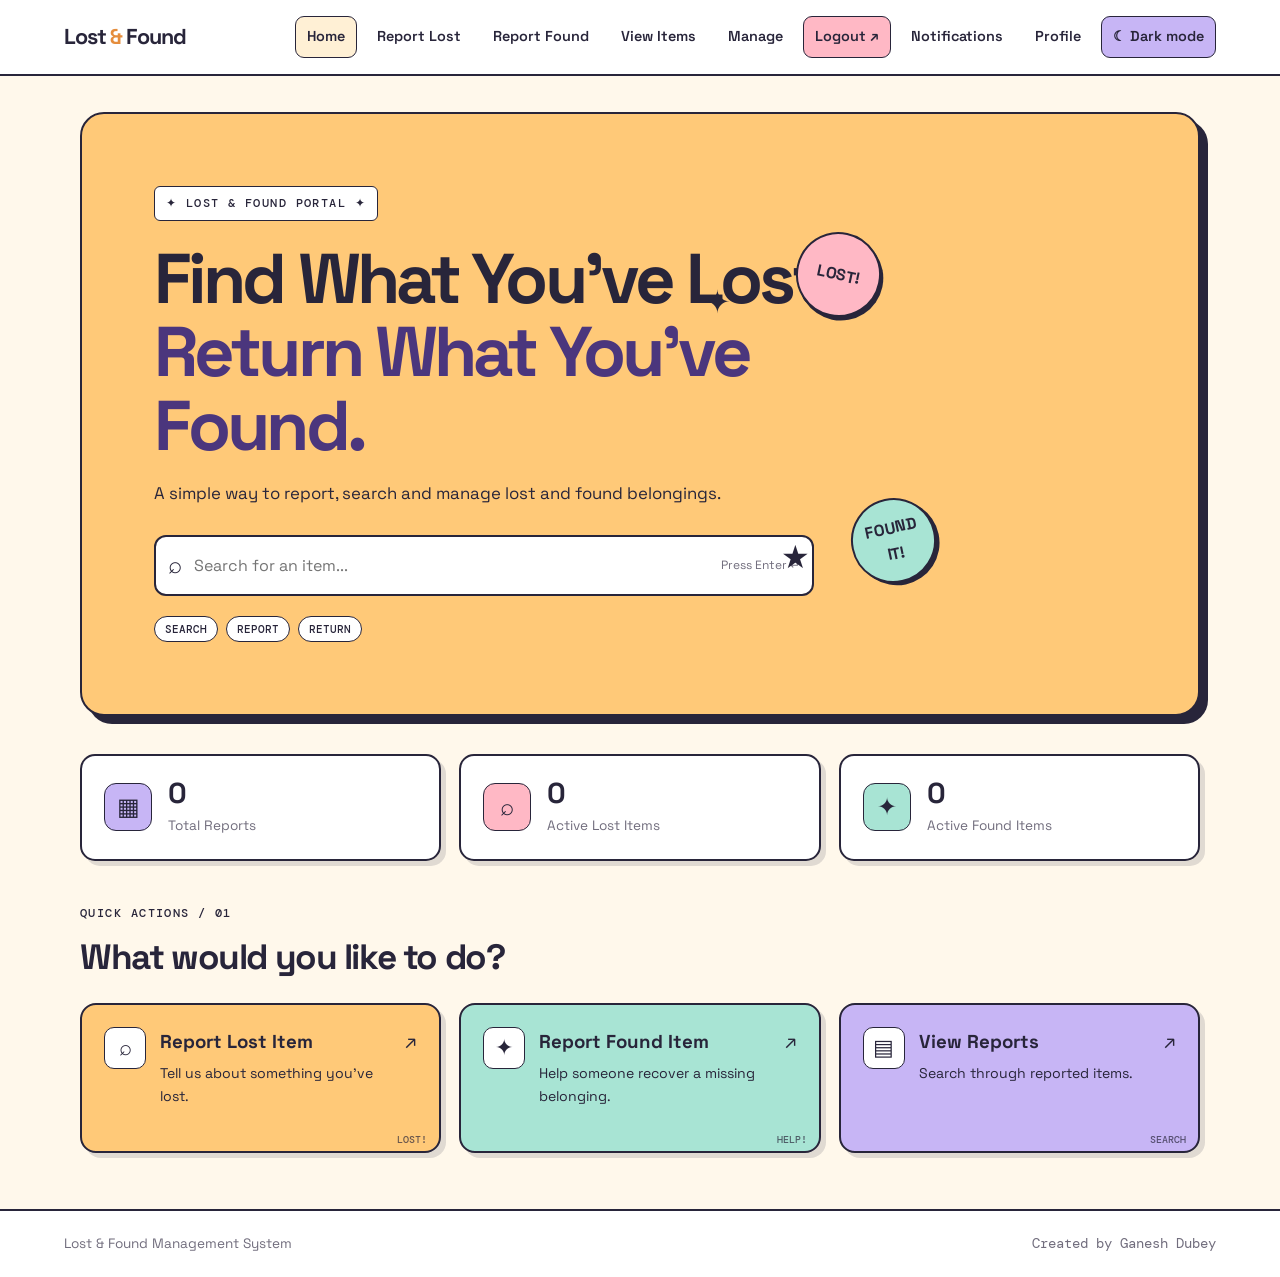
<file: index.html>
<!DOCTYPE html>
<html lang="en">
<head>
  <meta charset="UTF-8">
  <meta name="viewport" content="width=device-width, initial-scale=1.0">
  <title>Lost & Found Management System</title>
  <link rel="stylesheet" href="style.css">
</head>
<body>
  <nav class="navbar">
    <a class="logo" href="index.html">Lost <span>&</span> Found</a>
    <button class="menu-toggle" id="menuToggle" aria-label="Toggle navigation" aria-expanded="false">☰</button>
    <div class="nav-links" id="navLinks">
      <a class="active" href="index.html">Home</a>
      <a href="lost.html">Report Lost</a>
      <a href="found.html">Report Found</a>
      <a href="items.html">View Items</a>
      <a href="manage.html">Manage</a>
      <button class="logout-btn" onclick="logoutUser()">Logout ↗</button>
    <a href="notifications.html">Notifications <span id="notificationBadge" class="notification-badge"></span></a><a href="profile.html">Profile</a></div>
  </nav>

  <main class="home-container">
    <section class="hero-section">
      <div class="hero-content">
        <div class="retro-sticker sticker-lost">LOST!</div>
        <div class="retro-sticker sticker-found">FOUND<br>IT!</div>
        <div class="retro-star star-one">✦</div>
        <div class="retro-star star-two">★</div>
        <span class="hero-tag">✦ LOST & FOUND PORTAL ✦</span>
        <h1>Find What You've Lost.<br><span>Return What You've Found.</span></h1>
        <p>A simple way to report, search and manage lost and found belongings.</p>
        <div class="home-search">
          <span class="search-icon">⌕</span>
          <input type="search" id="homeSearch" placeholder="Search for an item..." aria-label="Search for an item">
          <span class="search-hint">Press Enter ↵</span>
        </div>
        <div class="hero-pills"><span>SEARCH</span><span>REPORT</span><span>RETURN</span></div>
      </div>
    </section>

    <section class="stats-section">
      <article class="stat-card stat-total"><div class="stat-icon">▦</div><div><h2 id="totalCount">0</h2><p>Total Reports</p></div></article>
      <article class="stat-card stat-lost"><div class="stat-icon">⌕</div><div><h2 id="lostCount">0</h2><p>Active Lost Items</p></div></article>
      <article class="stat-card stat-found"><div class="stat-icon">✦</div><div><h2 id="foundCount">0</h2><p>Active Found Items</p></div></article>
    </section>

    <section class="actions-section">
      <div class="section-heading"><span>QUICK ACTIONS / 01</span><h2>What would you like to do?</h2></div>
      <div class="action-grid">
        <a href="lost.html" class="action-card action-orange"><span class="action-icon">⌕</span><div class="action-content"><h3>Report Lost Item</h3><p>Tell us about something you've lost.</p></div><span class="arrow">↗</span><span class="card-stamp">LOST!</span></a>
        <a href="found.html" class="action-card action-teal"><span class="action-icon">✦</span><div class="action-content"><h3>Report Found Item</h3><p>Help someone recover a missing belonging.</p></div><span class="arrow">↗</span><span class="card-stamp">HELP!</span></a>
        <a href="items.html" class="action-card action-purple"><span class="action-icon">▤</span><div class="action-content"><h3>View Reports</h3><p>Search through reported items.</p></div><span class="arrow">↗</span><span class="card-stamp">SEARCH</span></a>
      </div>
    </section>
  </main>

  <footer class="home-footer"><p>Lost & Found Management System</p><span>Created by Ganesh Dubey</span></footer>
  <script src="script.js"></script>
</body>
</html>
</file>
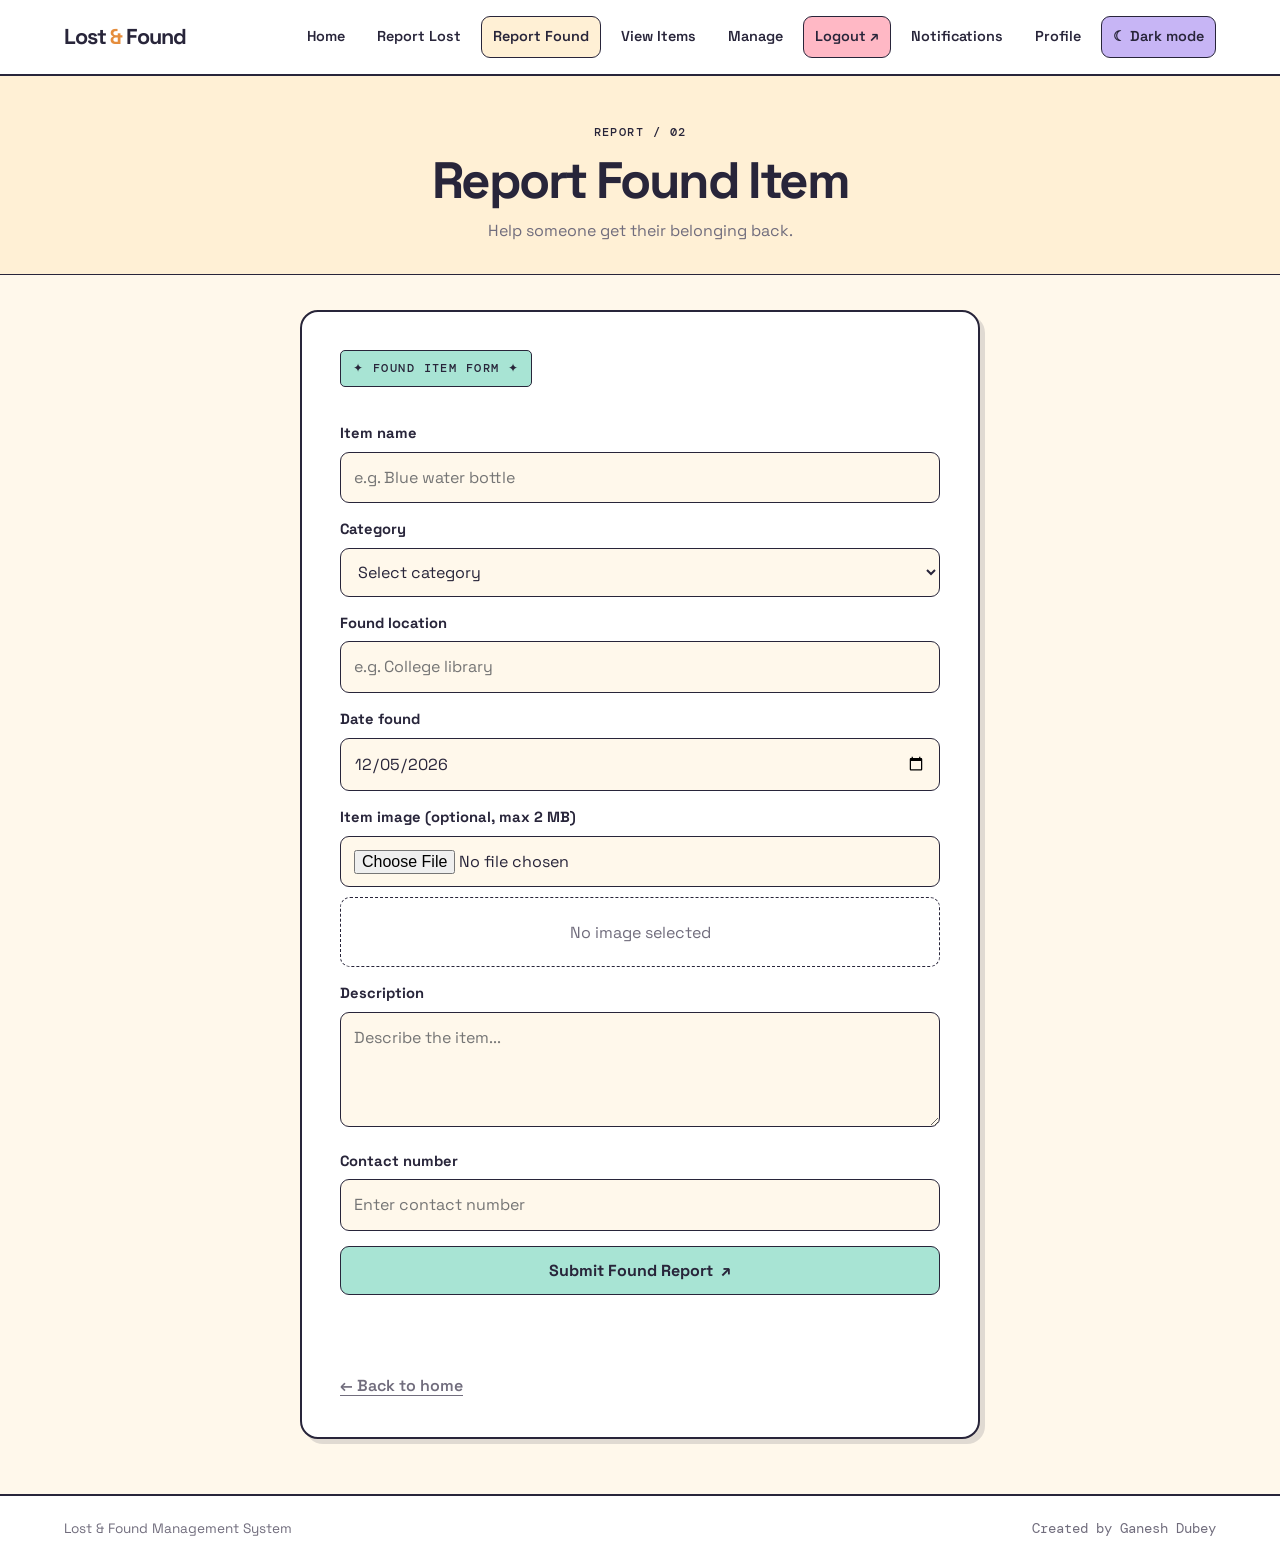
<file: found.html>
<!DOCTYPE html>
<html lang="en">
<head>
  <meta charset="UTF-8">
  <meta name="viewport" content="width=device-width, initial-scale=1.0">
  <title>Report Found Item</title>
  <link rel="stylesheet" href="style.css">
</head>
<body>
  <nav class="navbar">
    <a class="logo" href="index.html">Lost <span>&</span> Found</a>
    <button class="menu-toggle" id="menuToggle" aria-label="Toggle navigation" aria-expanded="false">☰</button>
    <div class="nav-links" id="navLinks">
      <a href="index.html">Home</a><a href="lost.html">Report Lost</a>
      <a class="active" href="found.html">Report Found</a><a href="items.html">View Items</a><a href="manage.html">Manage</a>
      <button class="logout-btn" onclick="logoutUser()">Logout ↗</button>
    <a href="notifications.html">Notifications <span id="notificationBadge" class="notification-badge"></span></a><a href="profile.html">Profile</a></div>
  </nav>
  <header class="page-header"><span class="eyebrow">REPORT / 02</span><h1>Report Found Item</h1><p>Help someone get their belonging back.</p></header>
  <main class="form-container">
    <div class="form-ribbon teal-ribbon">✦ FOUND ITEM FORM ✦</div>
    <form id="foundForm">
      <label for="foundItemName">Item name</label><input id="foundItemName" maxlength="150" placeholder="e.g. Blue water bottle" required>
      <label for="foundCategory">Category</label>
      <select id="foundCategory" required><option value="">Select category</option><option>Mobile</option><option>Wallet</option><option>Bag</option><option>Keys</option><option>Documents</option><option>Electronics</option><option>Other</option></select>
      <label for="foundLocation">Found location</label><input id="foundLocation" maxlength="200" placeholder="e.g. College library" required>
      <label for="dateFound">Date found</label><input type="date" id="dateFound" required>
      <label for="foundItemImage">Item image (optional, max 2 MB)</label><input type="file" id="foundItemImage" accept="image/png,image/jpeg,image/webp,image/gif">
      <div id="foundImagePreview" class="image-preview"><span>No image selected</span></div>
      <label for="foundDescription">Description</label><textarea id="foundDescription" maxlength="3000" placeholder="Describe the item..." required></textarea>
      <label for="foundContact">Contact number</label><input type="tel" id="foundContact" maxlength="25" placeholder="Enter contact number" required>
      <button class="primary-btn teal-btn" type="submit">Submit Found Report <span>↗</span></button>
      <p class="form-message" id="foundMessage" role="status"></p>
    </form>
    <a href="index.html" class="back-link">← Back to home</a>
  </main>
  <footer class="home-footer"><p>Lost & Found Management System</p><span>Created by Ganesh Dubey</span></footer>
  <script src="script.js"></script>
</body>
</html>
</file>
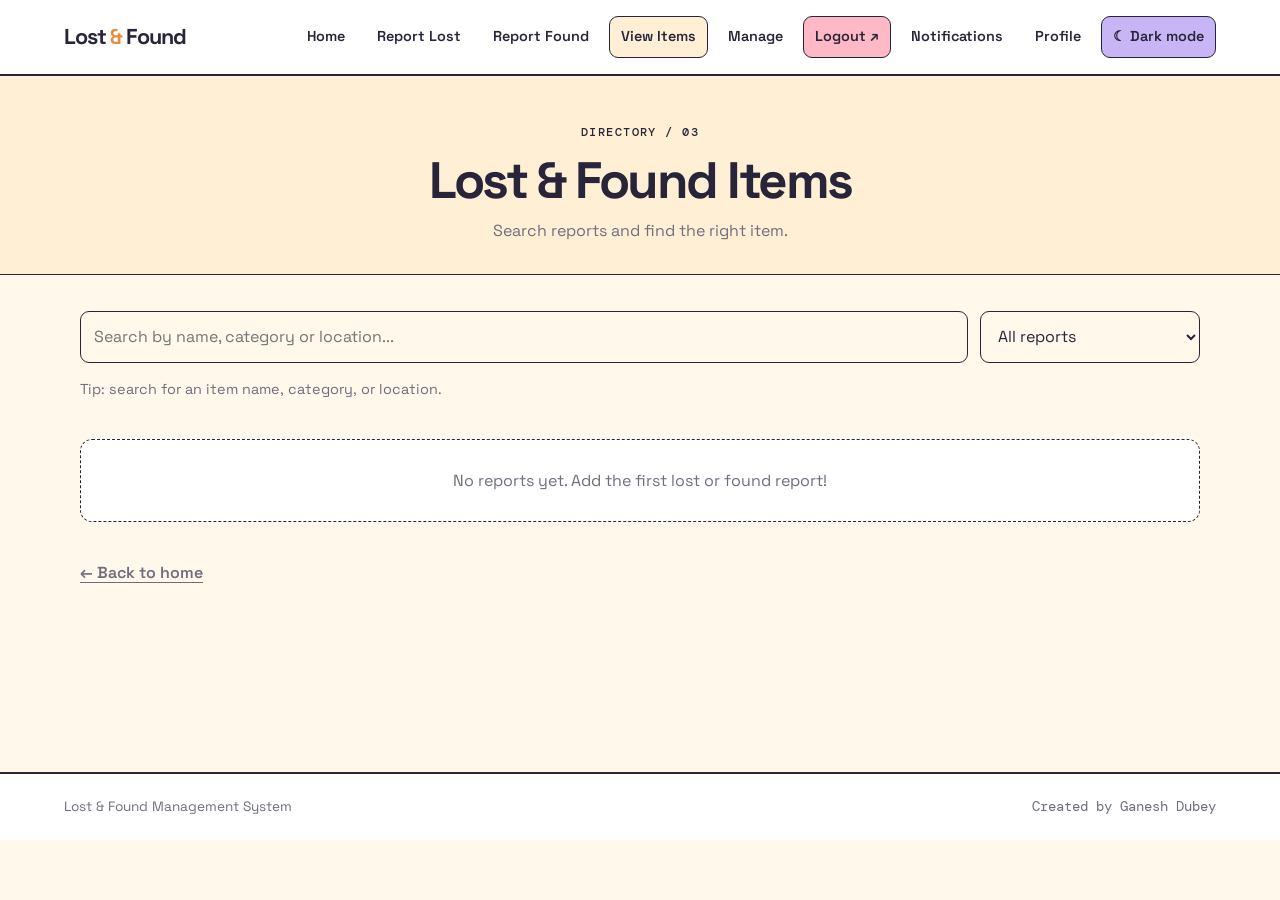
<file: items.html>
<!DOCTYPE html>
<html lang="en">
<head>
  <meta charset="UTF-8">
  <meta name="viewport" content="width=device-width, initial-scale=1.0">
  <title>Lost & Found Items</title>
  <link rel="stylesheet" href="style.css">
</head>
<body>
  <nav class="navbar">
    <a class="logo" href="index.html">Lost <span>&</span> Found</a>
    <button class="menu-toggle" id="menuToggle" aria-label="Toggle navigation" aria-expanded="false">☰</button>
    <div class="nav-links" id="navLinks">
      <a href="index.html">Home</a><a href="lost.html">Report Lost</a><a href="found.html">Report Found</a>
      <a class="active" href="items.html">View Items</a><a href="manage.html">Manage</a>
      <button class="logout-btn" onclick="logoutUser()">Logout ↗</button>
    <a href="notifications.html">Notifications <span id="notificationBadge" class="notification-badge"></span></a><a href="profile.html">Profile</a></div>
  </nav>
  <header class="page-header"><span class="eyebrow">DIRECTORY / 03</span><h1>Lost & Found Items</h1><p>Search reports and find the right item.</p></header>
  <main class="items-container">
    <div class="search-section">
      <label class="sr-only" for="searchInput">Search reports</label>
      <input type="search" id="searchInput" placeholder="Search by name, category or location...">
      <label class="sr-only" for="typeFilter">Filter reports by type</label>
      <select id="typeFilter"><option value="All">All reports</option><option value="Lost">Lost items</option><option value="Found">Found items</option></select>
    </div>
    <p class="results-note">Tip: search for an item name, category, or location.</p>
    <div id="itemsList" class="item-grid"><p class="empty-state">Loading reports…</p></div>
    <a href="index.html" class="back-link">← Back to home</a>
  </main>
  <footer class="home-footer"><p>Lost & Found Management System</p><span>Created by Ganesh Dubey</span></footer>
  <script src="script.js"></script>
</body>
</html>
</file>
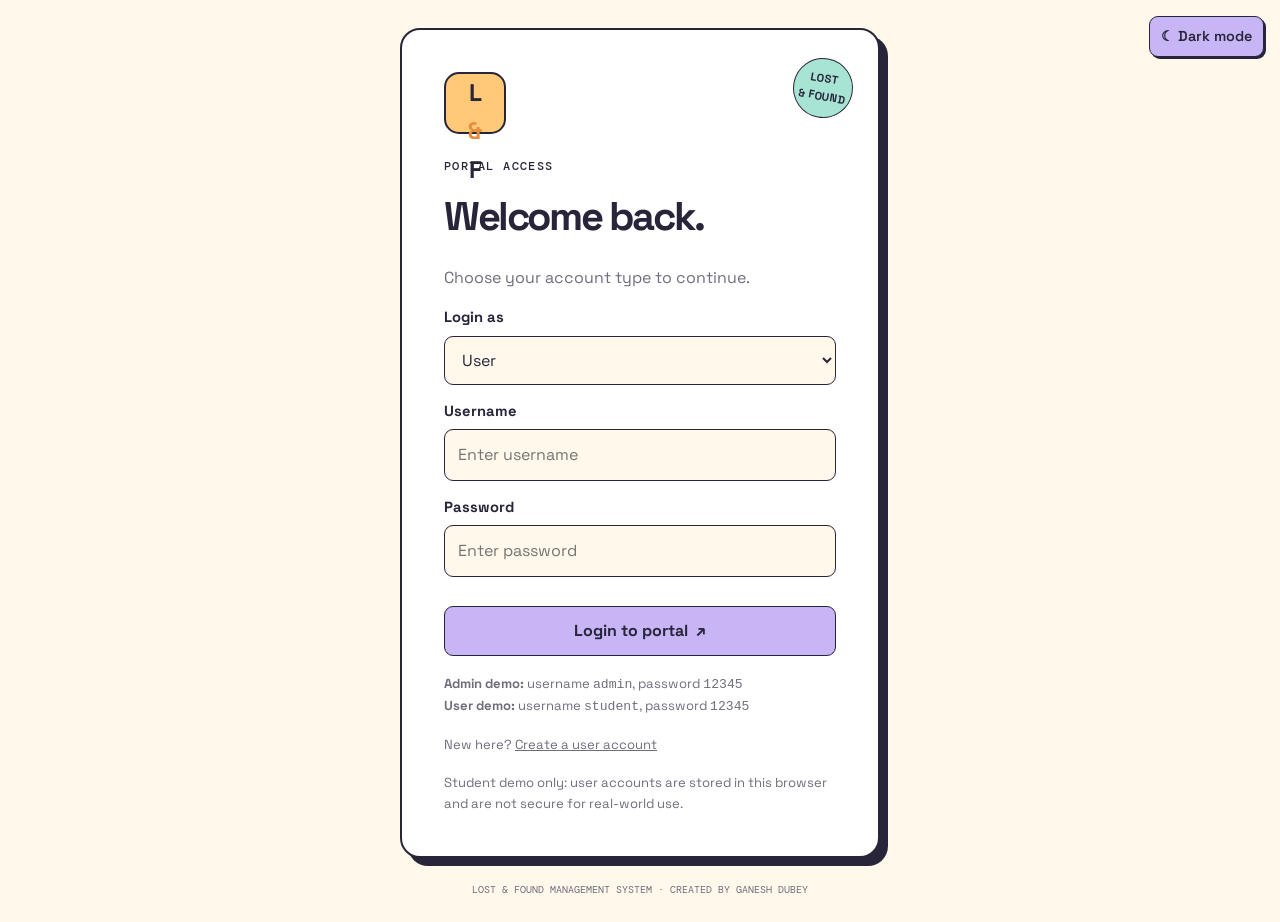
<file: login.html>
<!DOCTYPE html>
<html lang="en"><head><meta charset="UTF-8"><meta name="viewport" content="width=device-width, initial-scale=1.0"><title>Login | Lost & Found</title><link rel="stylesheet" href="style.css"></head>
<body class="login-page"><main class="login-wrap"><section class="login-card"><div class="login-logo">L<span>&</span>F</div><span class="eyebrow">PORTAL ACCESS</span><h1>Welcome back.</h1><p>Choose your account type to continue.</p>
<form id="loginForm"><label for="loginRole">Login as</label><select id="loginRole" required><option value="user">User</option><option value="admin">Admin</option></select><label for="username">Username</label><input id="username" name="username" autocomplete="username" placeholder="Enter username" required><label for="password">Password</label><input id="password" name="password" type="password" autocomplete="current-password" placeholder="Enter password" required><p id="loginError" class="login-error" role="alert"></p><button class="primary-btn" type="submit">Login to portal <span>↗</span></button></form>
<p class="demo-hint"><strong>Admin demo:</strong> username <code>admin</code>, password <code>12345</code><br><strong>User demo:</strong> username <code>student</code>, password <code>12345</code></p><p class="demo-hint">New here? <a href="signup.html">Create a user account</a></p><p class="demo-hint">Student demo only: user accounts are stored in this browser and are not secure for real-world use.</p><div class="login-stamp">LOST<br>& FOUND</div></section><p class="login-footer">LOST & FOUND MANAGEMENT SYSTEM · CREATED BY GANESH DUBEY</p></main><script src="script.js"></script></body></html>
</file>
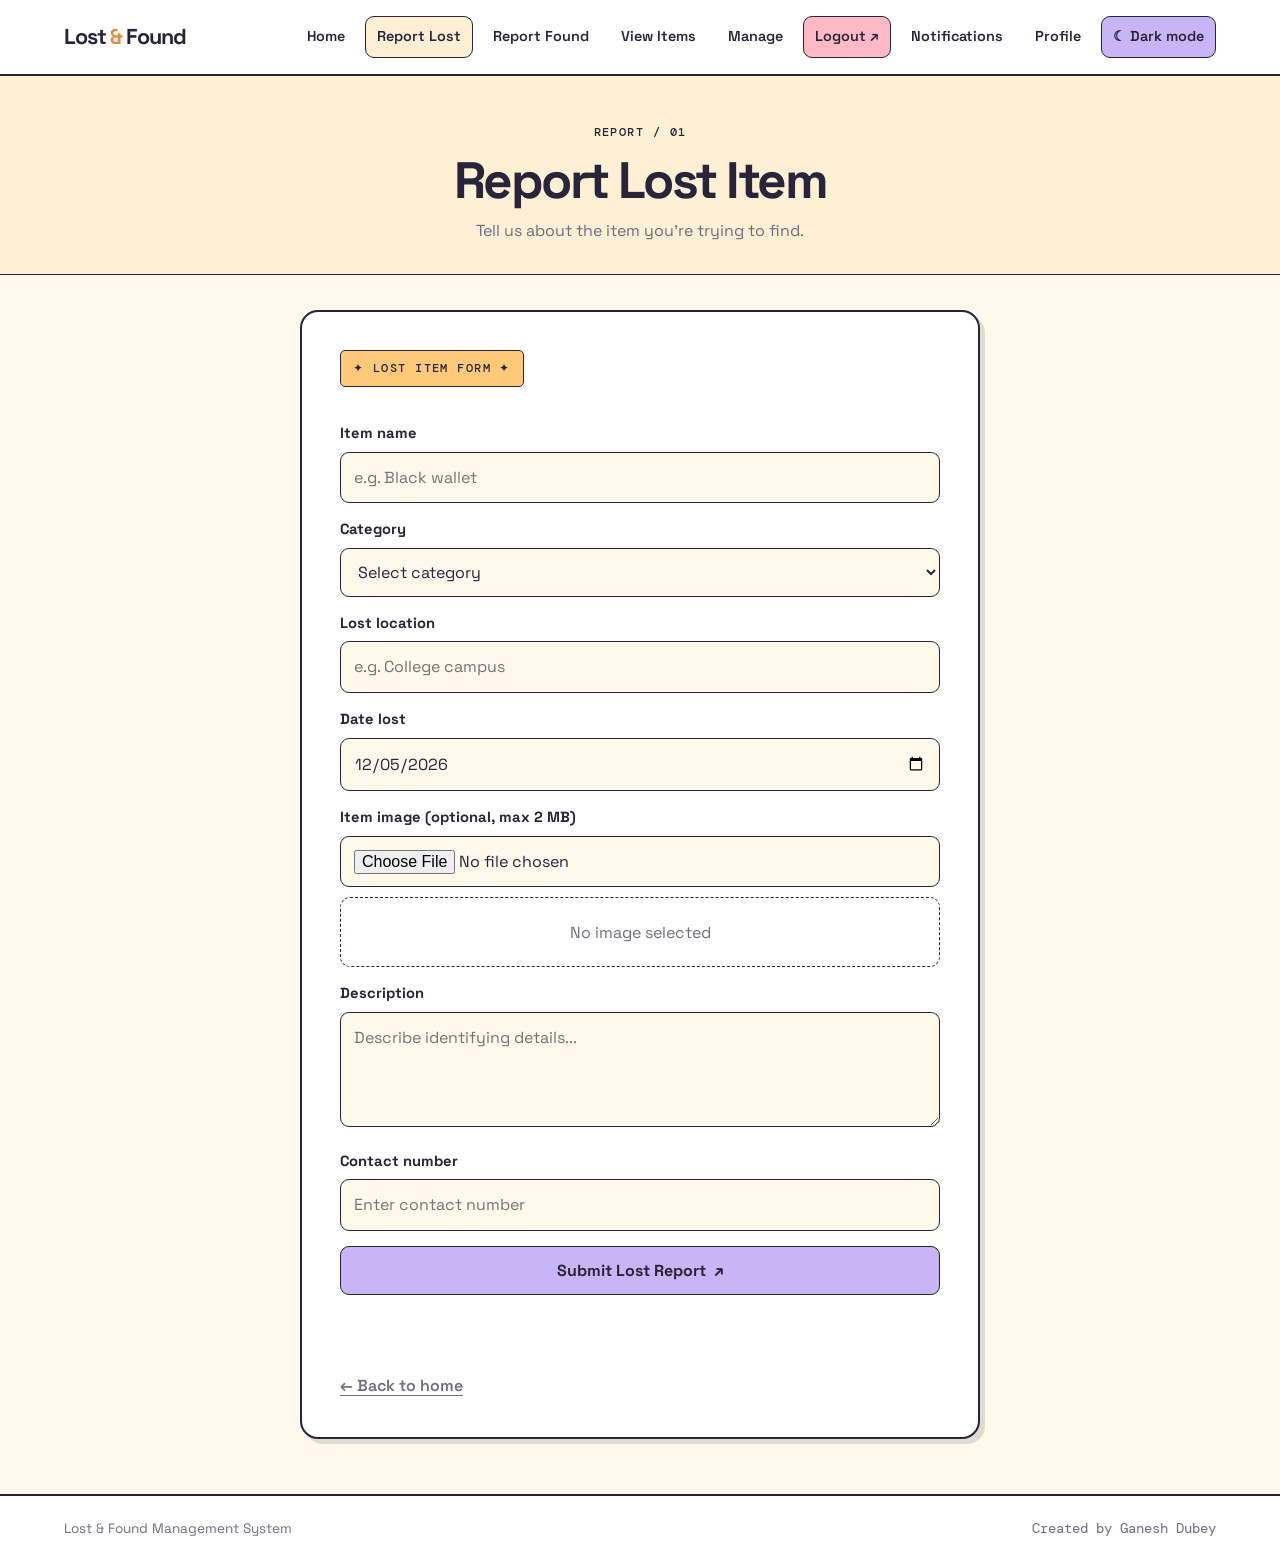
<file: lost.html>
<!DOCTYPE html>
<html lang="en">
<head>
  <meta charset="UTF-8">
  <meta name="viewport" content="width=device-width, initial-scale=1.0">
  <title>Report Lost Item</title>
  <link rel="stylesheet" href="style.css">
</head>
<body>
  <nav class="navbar">
    <a class="logo" href="index.html">Lost <span>&</span> Found</a>
    <button class="menu-toggle" id="menuToggle" aria-label="Toggle navigation" aria-expanded="false">☰</button>
    <div class="nav-links" id="navLinks">
      <a href="index.html">Home</a><a class="active" href="lost.html">Report Lost</a>
      <a href="found.html">Report Found</a><a href="items.html">View Items</a><a href="manage.html">Manage</a>
      <button class="logout-btn" onclick="logoutUser()">Logout ↗</button>
    <a href="notifications.html">Notifications <span id="notificationBadge" class="notification-badge"></span></a><a href="profile.html">Profile</a></div>
  </nav>
  <header class="page-header"><span class="eyebrow">REPORT / 01</span><h1>Report Lost Item</h1><p>Tell us about the item you're trying to find.</p></header>
  <main class="form-container">
    <div class="form-ribbon">✦ LOST ITEM FORM ✦</div>
    <form id="lostForm">
      <label for="itemName">Item name</label><input id="itemName" maxlength="150" placeholder="e.g. Black wallet" required>
      <label for="category">Category</label>
      <select id="category" required><option value="">Select category</option><option>Mobile</option><option>Wallet</option><option>Bag</option><option>Keys</option><option>Documents</option><option>Electronics</option><option>Other</option></select>
      <label for="location">Lost location</label><input id="location" maxlength="200" placeholder="e.g. College campus" required>
      <label for="dateLost">Date lost</label><input type="date" id="dateLost" required>
      <label for="itemImage">Item image (optional, max 2 MB)</label><input type="file" id="itemImage" accept="image/png,image/jpeg,image/webp,image/gif">
      <div id="imagePreview" class="image-preview"><span>No image selected</span></div>
      <label for="description">Description</label><textarea id="description" maxlength="3000" placeholder="Describe identifying details..." required></textarea>
      <label for="contact">Contact number</label><input type="tel" id="contact" maxlength="25" placeholder="Enter contact number" required>
      <button class="primary-btn" type="submit">Submit Lost Report <span>↗</span></button>
      <p class="form-message" id="lostMessage" role="status"></p>
    </form>
    <a href="index.html" class="back-link">← Back to home</a>
  </main>
  <footer class="home-footer"><p>Lost & Found Management System</p><span>Created by Ganesh Dubey</span></footer>
  <script src="script.js"></script>
</body>
</html>
</file>
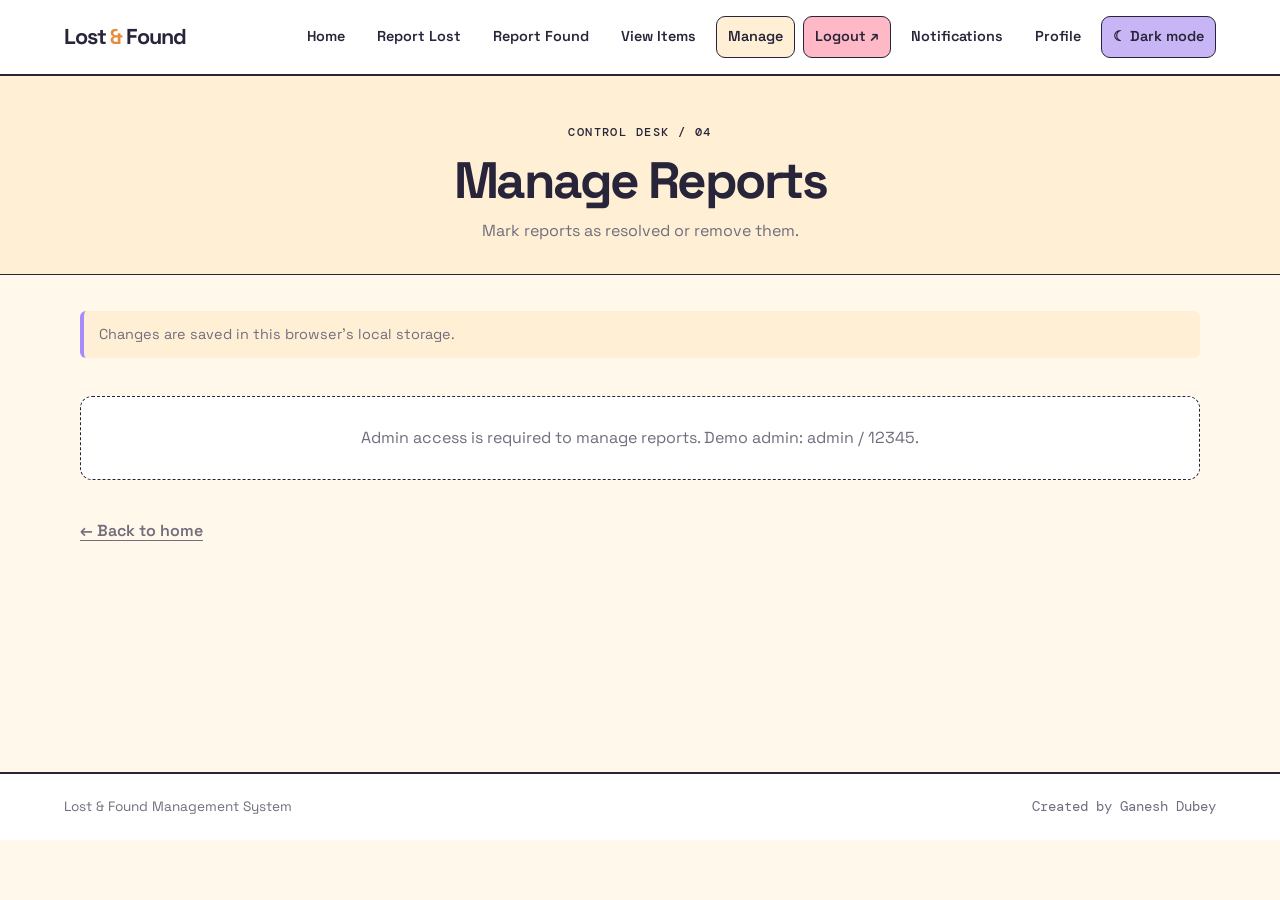
<file: manage.html>
<!DOCTYPE html>
<html lang="en">
<head>
  <meta charset="UTF-8">
  <meta name="viewport" content="width=device-width, initial-scale=1.0">
  <title>Manage Reports</title>
  <link rel="stylesheet" href="style.css">
</head>
<body>
  <nav class="navbar">
    <a class="logo" href="index.html">Lost <span>&</span> Found</a>
    <button class="menu-toggle" id="menuToggle" aria-label="Toggle navigation" aria-expanded="false">☰</button>
    <div class="nav-links" id="navLinks">
      <a href="index.html">Home</a><a href="lost.html">Report Lost</a><a href="found.html">Report Found</a>
      <a href="items.html">View Items</a><a class="active" href="manage.html">Manage</a>
      <button class="logout-btn" onclick="logoutUser()">Logout ↗</button>
    <a href="notifications.html">Notifications <span id="notificationBadge" class="notification-badge"></span></a><a href="profile.html">Profile</a></div>
  </nav>
  <header class="page-header"><span class="eyebrow">CONTROL DESK / 04</span><h1>Manage Reports</h1><p>Mark reports as resolved or remove them.</p></header>
  <main class="items-container">
    <div class="manage-note">Changes are saved in this browser's local storage.</div>
    <div id="manageList" class="item-grid"><p class="empty-state">Loading reports…</p></div>
    <a href="index.html" class="back-link">← Back to home</a>
  </main>
  <footer class="home-footer"><p>Lost & Found Management System</p><span>Created by Ganesh Dubey</span></footer>
  <script src="script.js"></script>
</body>
</html>
</file>
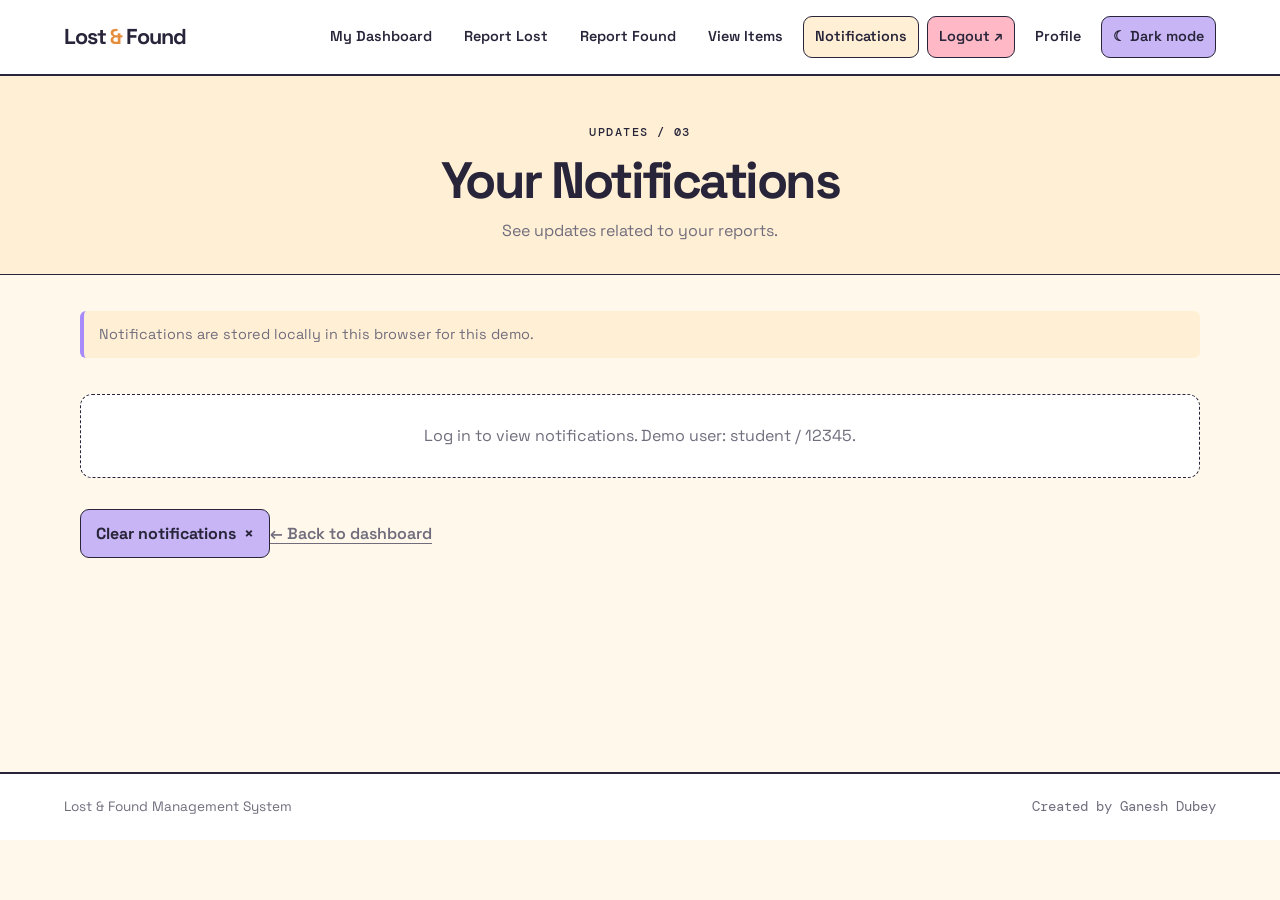
<file: notifications.html>
<!DOCTYPE html><html lang="en"><head><meta charset="UTF-8"><meta name="viewport" content="width=device-width, initial-scale=1.0"><title>Notifications | Lost & Found</title><link rel="stylesheet" href="style.css"></head><body>
<nav class="navbar"><a class="logo" href="user.html">Lost <span>&</span> Found</a><button class="menu-toggle" id="menuToggle" aria-label="Toggle navigation" aria-expanded="false">☰</button><div class="nav-links" id="navLinks"><a href="user.html">My Dashboard</a><a href="lost.html">Report Lost</a><a href="found.html">Report Found</a><a href="items.html">View Items</a><a class="active" href="notifications.html">Notifications</a><button class="logout-btn" onclick="logoutUser()">Logout ↗</button></div></nav>
<header class="page-header"><span class="eyebrow">UPDATES / 03</span><h1>Your Notifications</h1><p>See updates related to your reports.</p></header><main class="items-container"><div class="manage-note">Notifications are stored locally in this browser for this demo.</div><div id="notificationsList" class="notification-list"><p class="empty-state">Loading notifications…</p></div><button id="clearNotifications" class="primary-btn" type="button">Clear notifications <span>×</span></button><a href="user.html" class="back-link">← Back to dashboard</a></main><footer class="home-footer"><p>Lost & Found Management System</p><span>Created by Ganesh Dubey</span></footer><script src="script.js"></script></body></html>
</file>
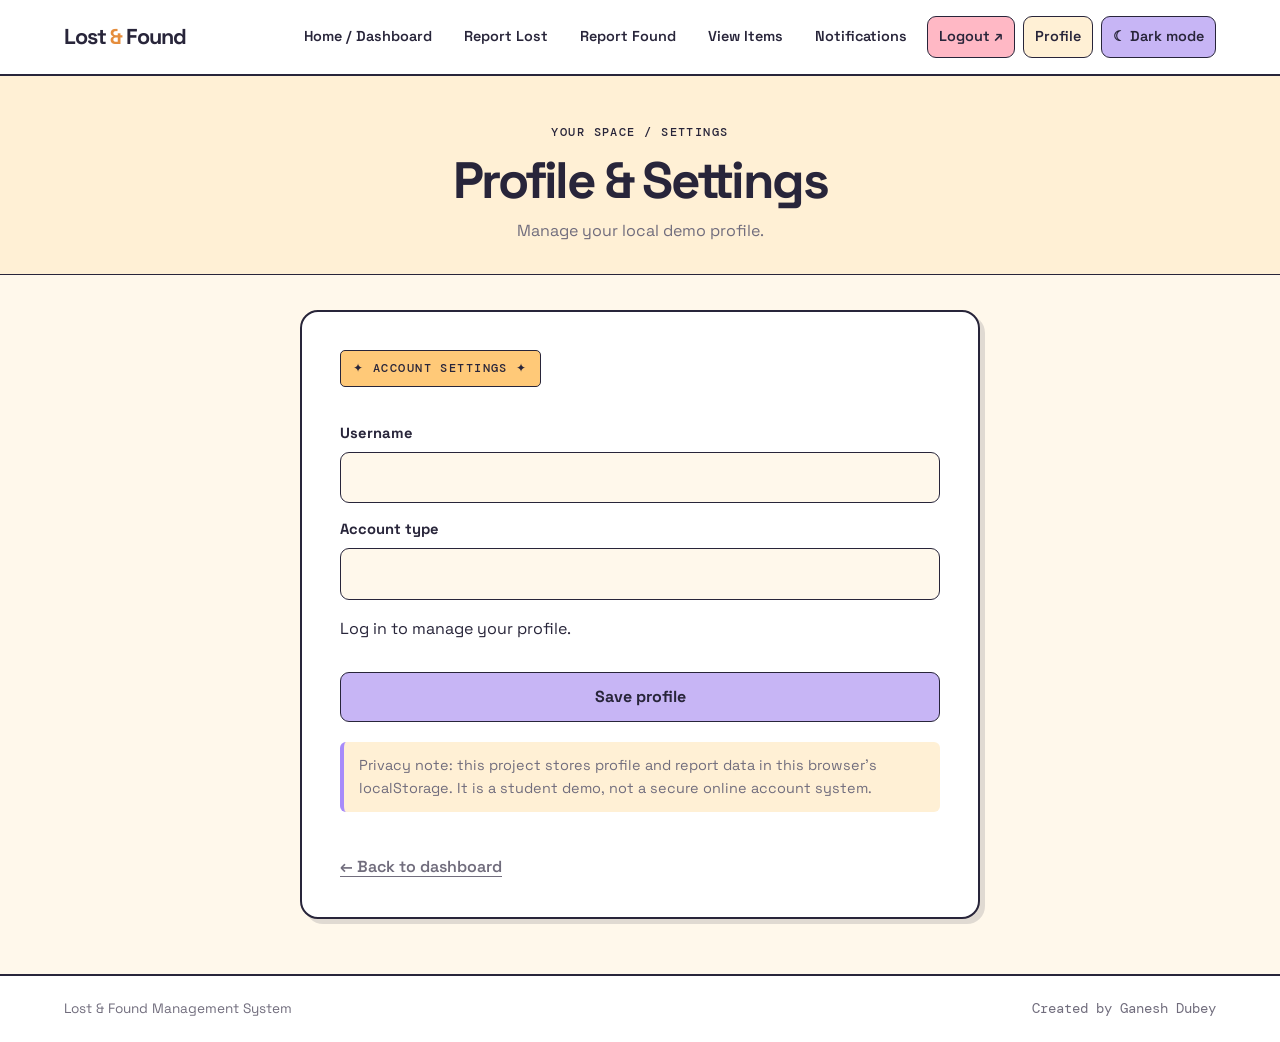
<file: profile.html>
<!DOCTYPE html>
<html lang="en"><head><meta charset="UTF-8"><meta name="viewport" content="width=device-width, initial-scale=1.0"><title>Profile & Settings | Lost & Found</title><link rel="stylesheet" href="style.css"></head><body>
<nav class="navbar"><a class="logo" href="index.html">Lost <span>&</span> Found</a><button class="menu-toggle" id="menuToggle" aria-label="Toggle navigation" aria-expanded="false">☰</button><div class="nav-links" id="navLinks"><a href="index.html">Home / Dashboard</a><a href="lost.html">Report Lost</a><a href="found.html">Report Found</a><a href="items.html">View Items</a><a href="notifications.html">Notifications</a><button class="logout-btn" onclick="logoutUser()">Logout ↗</button></div></nav>
<header class="page-header"><span class="eyebrow">YOUR SPACE / SETTINGS</span><h1>Profile & Settings</h1><p>Manage your local demo profile.</p></header>
<main class="form-container"><div class="form-ribbon">✦ ACCOUNT SETTINGS ✦</div><form id="profileForm"><label for="profileUsername">Username</label><input id="profileUsername" required minlength="3" maxlength="30"><label for="profileRole">Account type</label><input id="profileRole" readonly><p id="profileMessage" role="status"></p><button class="primary-btn" type="submit">Save profile</button></form><div class="manage-note" style="margin-top:20px">Privacy note: this project stores profile and report data in this browser's localStorage. It is a student demo, not a secure online account system.</div><a class="back-link" href="user.html">← Back to dashboard</a></main><footer class="home-footer"><p>Lost & Found Management System</p><span>Created by Ganesh Dubey</span></footer><script src="script.js"></script></body></html>
</file>
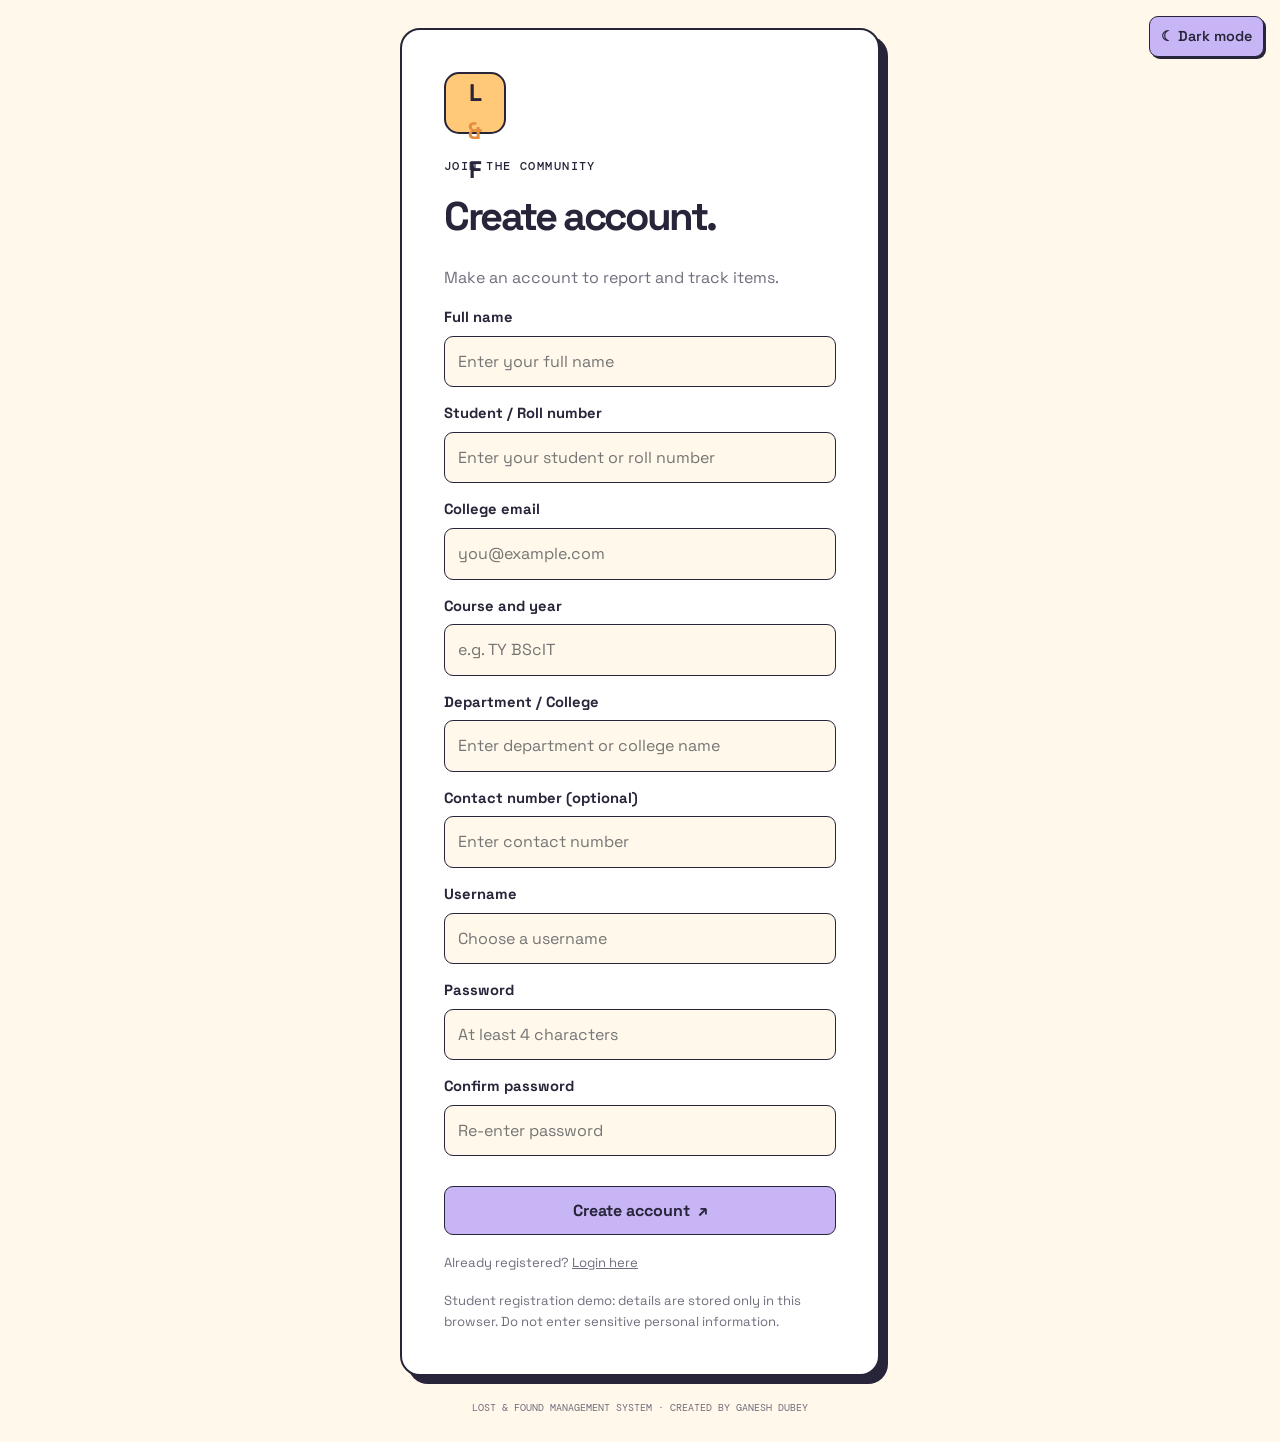
<file: signup.html>
<!DOCTYPE html>
<html lang="en"><head><meta charset="UTF-8"><meta name="viewport" content="width=device-width, initial-scale=1.0"><title>Sign Up | Lost & Found</title><link rel="stylesheet" href="style.css"></head>
<body class="login-page"><main class="login-wrap"><section class="login-card"><div class="login-logo">L<span>&</span>F</div><span class="eyebrow">JOIN THE COMMUNITY</span><h1>Create account.</h1><p>Make an account to report and track items.</p>
<form id="signupForm"><label for="signupFullName">Full name</label><input id="signupFullName" autocomplete="name" maxlength="80" placeholder="Enter your full name" required><label for="signupStudentId">Student / Roll number</label><input id="signupStudentId" autocomplete="off" maxlength="40" placeholder="Enter your student or roll number" required><label for="signupEmail">College email</label><input id="signupEmail" type="email" autocomplete="email" maxlength="120" placeholder="you@example.com" required><label for="signupCourse">Course and year</label><input id="signupCourse" maxlength="80" placeholder="e.g. TY BScIT" required><label for="signupDepartment">Department / College</label><input id="signupDepartment" maxlength="120" placeholder="Enter department or college name" required><label for="signupPhone">Contact number (optional)</label><input id="signupPhone" type="tel" autocomplete="tel" maxlength="20" placeholder="Enter contact number"><label for="signupUsername">Username</label><input id="signupUsername" autocomplete="username" minlength="3" maxlength="30" placeholder="Choose a username" required><label for="signupPassword">Password</label><input id="signupPassword" type="password" autocomplete="new-password" minlength="4" placeholder="At least 4 characters" required><label for="signupConfirm">Confirm password</label><input id="signupConfirm" type="password" autocomplete="new-password" minlength="4" placeholder="Re-enter password" required><p id="signupMessage" class="login-error" role="alert"></p><button class="primary-btn" type="submit">Create account <span>↗</span></button></form>
<p class="demo-hint">Already registered? <a href="login.html">Login here</a></p><p class="demo-hint">Student registration demo: details are stored only in this browser. Do not enter sensitive personal information.</p></section><p class="login-footer">LOST & FOUND MANAGEMENT SYSTEM · CREATED BY GANESH DUBEY</p></main><script src="script.js"></script></body></html>
</file>
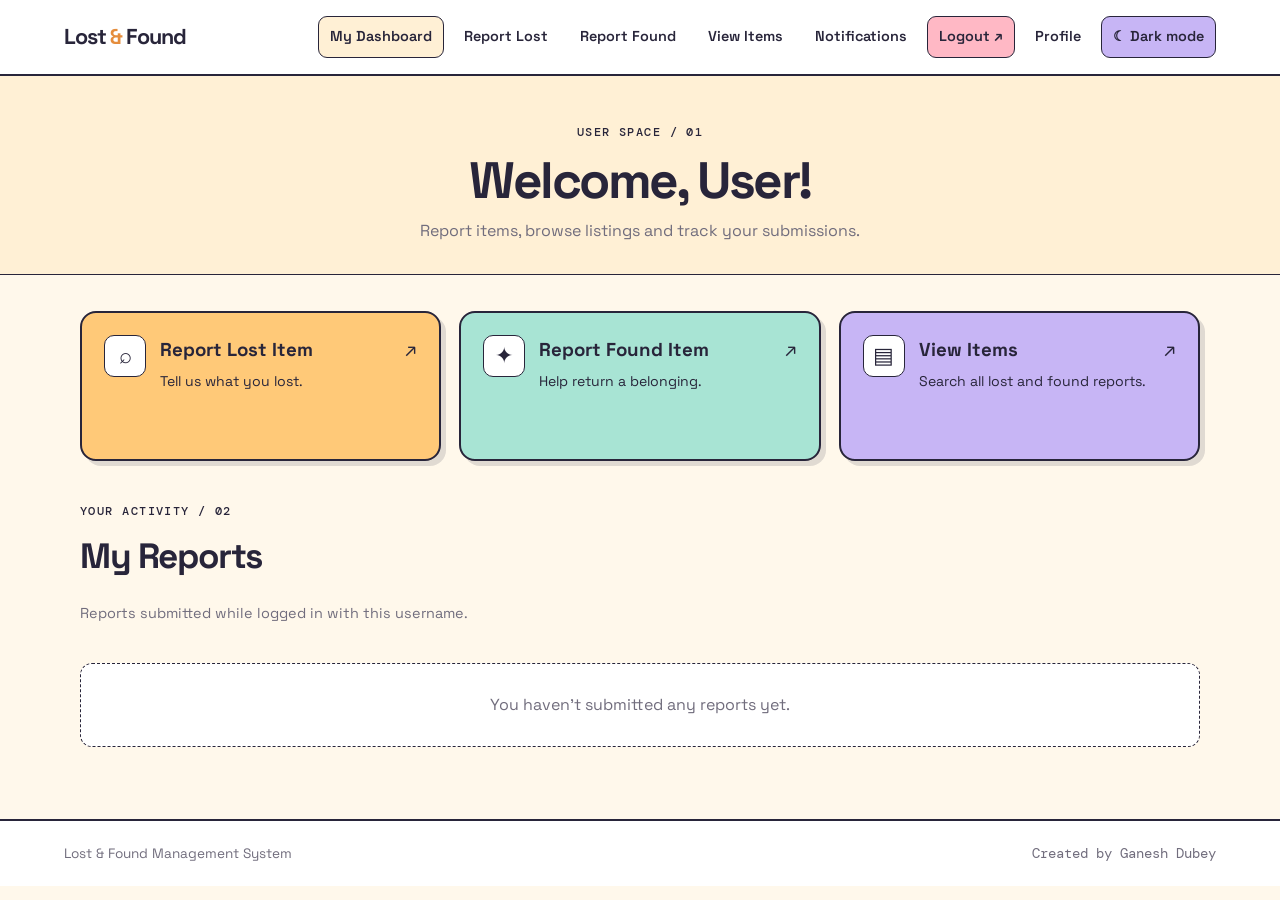
<file: user.html>
<!DOCTYPE html><html lang="en"><head><meta charset="UTF-8"><meta name="viewport" content="width=device-width, initial-scale=1.0"><title>User Dashboard | Lost & Found</title><link rel="stylesheet" href="style.css"></head><body>
<nav class="navbar"><a class="logo" href="user.html">Lost <span>&</span> Found</a><button class="menu-toggle" id="menuToggle" aria-label="Toggle navigation" aria-expanded="false">☰</button><div class="nav-links" id="navLinks"><a class="active" href="user.html">My Dashboard</a><a href="lost.html">Report Lost</a><a href="found.html">Report Found</a><a href="items.html">View Items</a><a href="notifications.html">Notifications <span id="notificationBadge" class="notification-badge"></span></a><button class="logout-btn" onclick="logoutUser()">Logout ↗</button></div></nav>
<header class="page-header"><span class="eyebrow">USER SPACE / 01</span><h1>Welcome, <span id="welcomeUser">User</span>!</h1><p>Report items, browse listings and track your submissions.</p></header><main class="items-container"><section class="action-grid"><a href="lost.html" class="action-card action-orange"><span class="action-icon">⌕</span><div class="action-content"><h3>Report Lost Item</h3><p>Tell us what you lost.</p></div><span class="arrow">↗</span></a><a href="found.html" class="action-card action-teal"><span class="action-icon">✦</span><div class="action-content"><h3>Report Found Item</h3><p>Help return a belonging.</p></div><span class="arrow">↗</span></a><a href="items.html" class="action-card action-purple"><span class="action-icon">▤</span><div class="action-content"><h3>View Items</h3><p>Search all lost and found reports.</p></div><span class="arrow">↗</span></a></section><div class="section-heading" style="margin-top:36px"><span>YOUR ACTIVITY / 02</span><h2>My Reports</h2></div><p class="results-note">Reports submitted while logged in with this username.</p><div id="myReportsList" class="item-grid"><p class="empty-state">Loading your reports…</p></div></main><footer class="home-footer"><p>Lost & Found Management System</p><span>Created by Ganesh Dubey</span></footer><script src="script.js"></script></body></html>
</file>
<file: style.css>
@import url('https://fonts.googleapis.com/css2?family=DM+Mono:wght@400;500&family=Space+Grotesk:wght@400;500;600;700&display=swap');

:root {
    color-scheme: light;
    --page: #fff8eb;
    --surface: #ffffff;
    --surface-soft: #fff0d5;
    --ink: #28253a;
    --muted: #716d7d;
    --line: #28253a;
    --purple: #c7b5f5;
    --teal: #a8e4d4;
    --orange: #ffc978;
    --pink: #ffb8c5;
    --shadow: 5px 5px 0 rgba(40, 37, 58, 0.14);
}

:root[data-theme="dark"] {
    color-scheme: dark;
    --page: #171621;
    --surface: #242331;
    --surface-soft: #333044;
    --ink: #f7f0ff;
    --muted: #c2bdce;
    --line: #827b9c;
    --purple: #67548f;
    --teal: #285e55;
    --orange: #75512a;
    --pink: #713e50;
    --shadow: 5px 5px 0 rgba(0, 0, 0, 0.25);
}

* { box-sizing: border-box; }
html { scroll-behavior: smooth; }
body {
    margin: 0;
    background: var(--page);
    color: var(--ink);
    font-family: "Space Grotesk", "Trebuchet MS", sans-serif;
    line-height: 1.6;
    transition: background 180ms ease, color 180ms ease;
}
a { color: inherit; }
button, input, select, textarea { font: inherit; }
button, a { -webkit-tap-highlight-color: transparent; }
button { cursor: pointer; }

.navbar {
    min-height: 76px;
    display: flex;
    align-items: center;
    justify-content: space-between;
    gap: 18px;
    padding: 16px max(5%, calc((100% - 1180px) / 2));
    background: var(--surface);
    border-bottom: 2px solid var(--line);
    position: relative;
    z-index: 5;
}
.logo { text-decoration: none; font-size: 1.35rem; font-weight: 700; letter-spacing: -1px; white-space: nowrap; }
.logo span, .login-logo span { color: #e58d3c; }
.nav-links { display: flex; align-items: center; justify-content: flex-end; flex-wrap: wrap; gap: 8px; }
.nav-links a, .theme-toggle, .logout-btn {
    padding: 8px 11px;
    border: 1px solid transparent;
    border-radius: 9px;
    background: transparent;
    color: var(--ink);
    text-decoration: none;
    font-size: .9rem;
    font-weight: 600;
}
.nav-links a:hover, .nav-links a.active { background: var(--surface-soft); border-color: var(--line); }
.theme-toggle { border: 1px solid var(--line); background: var(--purple); }
.logout-btn { border-color: var(--line); background: var(--pink); }
.menu-toggle { display: none; border: 2px solid var(--line); border-radius: 8px; background: var(--surface-soft); color: var(--ink); padding: 5px 10px; }
.notification-badge { display: inline-flex; min-width: 19px; height: 19px; align-items: center; justify-content: center; margin-left: 4px; padding: 0 5px; border-radius: 20px; background: #e96c64; color: white; font-size: .72rem; }

.home-container, .items-container { width: min(1120px, 90%); margin: 36px auto 56px; }
.hero-section { padding: clamp(28px, 6vw, 72px); border: 2px solid var(--line); border-radius: 24px; background: var(--orange); box-shadow: 8px 8px 0 var(--line); position: relative; overflow: hidden; }
.hero-content { max-width: 790px; position: relative; z-index: 1; }
.hero-tag, .eyebrow, .section-heading > span, .form-ribbon { font-family: "DM Mono", monospace; font-size: .75rem; letter-spacing: .12em; font-weight: 500; }
.hero-tag { display: inline-block; padding: 7px 11px; background: var(--surface); border: 1px solid var(--line); border-radius: 6px; }
.hero-section h1 { margin: 22px 0 12px; font-size: clamp(2.1rem, 5.6vw, 4.4rem); line-height: 1.04; letter-spacing: -.055em; }
.hero-section h1 span { color: #4b367d; }
:root[data-theme="dark"] .hero-section h1 span { color: #2a1c45; }
.hero-section p { max-width: 600px; font-size: 1.05rem; }
.retro-sticker { position: absolute; right: 8%; top: 10%; display: grid; place-items: center; width: 85px; height: 85px; border: 2px solid var(--line); border-radius: 50%; background: var(--pink); font-weight: 700; text-align: center; transform: rotate(12deg); box-shadow: 3px 3px 0 var(--line); }
.sticker-found { top: auto; bottom: 13%; right: 1%; background: var(--teal); transform: rotate(-12deg); }
.retro-star { position: absolute; font-size: 2rem; }
.star-one { right: 27%; top: 20%; }.star-two { right: 17%; bottom: 13%; }
.home-search { display: flex; align-items: center; gap: 12px; max-width: 660px; margin-top: 28px; padding: 8px 12px; border: 2px solid var(--line); border-radius: 12px; background: var(--surface); }
.home-search input { flex: 1; min-width: 0; border: 0; outline: 0; background: transparent; color: var(--ink); padding: 8px 0; }
.search-icon { font-size: 1.5rem; }.search-hint { color: var(--muted); font-size: .75rem; white-space: nowrap; }
.hero-pills { display: flex; flex-wrap: wrap; gap: 8px; margin-top: 20px; }.hero-pills span { padding: 5px 10px; border: 1px solid var(--line); border-radius: 20px; background: var(--surface); font: 500 .7rem "DM Mono", monospace; }
.stats-section { display: grid; grid-template-columns: repeat(3, 1fr); gap: 18px; margin: 38px 0; }
.stat-card { display: flex; align-items: center; gap: 16px; padding: 22px; border: 2px solid var(--line); border-radius: 15px; background: var(--surface); box-shadow: var(--shadow); }
.stat-icon { display: grid; place-items: center; width: 48px; height: 48px; flex-shrink: 0; border: 1px solid var(--line); border-radius: 12px; background: var(--purple); font-size: 1.5rem; }
.stat-lost .stat-icon { background: var(--pink); }.stat-found .stat-icon { background: var(--teal); }
.stat-card h2 { margin: 0; font-size: 1.8rem; line-height: 1.1; }.stat-card p { margin: 5px 0 0; color: var(--muted); font-size: .85rem; }
.section-heading { margin: 35px 0 18px; }.section-heading h2 { margin: 5px 0; font-size: clamp(1.5rem, 3vw, 2.2rem); letter-spacing: -.04em; }
.action-grid { display: grid; grid-template-columns: repeat(3, 1fr); gap: 18px; }
.action-card { display: flex; align-items: flex-start; gap: 14px; min-height: 150px; padding: 22px; border: 2px solid var(--line); border-radius: 16px; box-shadow: var(--shadow); text-decoration: none; position: relative; overflow: hidden; transition: transform .18s ease, box-shadow .18s ease; }
.action-card:hover { transform: translateY(-4px); box-shadow: 8px 8px 0 var(--line); }
.action-orange { background: var(--orange); }.action-teal { background: var(--teal); }.action-purple { background: var(--purple); }
.action-icon { display: grid; place-items: center; width: 42px; height: 42px; flex-shrink: 0; border: 1px solid var(--line); border-radius: 10px; background: var(--surface); font-size: 1.35rem; }
.action-content h3 { margin: 0 20px 5px 0; }.action-content p { margin: 0; font-size: .88rem; }.arrow { margin-left: auto; font-size: 1.2rem; }.card-stamp { position: absolute; bottom: 5px; right: 12px; font: 500 .65rem "DM Mono", monospace; opacity: .7; }

.page-header { padding: 42px 5% 30px; text-align: center; background: var(--surface-soft); border-bottom: 1px solid var(--line); }
.page-header h1 { margin: 8px 0; font-size: clamp(2rem, 5vw, 3.2rem); letter-spacing: -.05em; line-height: 1.15; }
.page-header p { max-width: 650px; margin: 0 auto; color: var(--muted); }
.form-container { width: min(680px, 92%); margin: 35px auto 55px; padding: clamp(20px, 4vw, 38px); border: 2px solid var(--line); border-radius: 18px; background: var(--surface); box-shadow: var(--shadow); }
.form-ribbon { display: inline-block; padding: 8px 12px; margin-bottom: 20px; background: var(--orange); border: 1px solid var(--line); border-radius: 5px; }.teal-ribbon { background: var(--teal); }
label { display: block; margin: 15px 0 6px; font-size: .92rem; font-weight: 700; }
input, select, textarea { width: 100%; padding: 12px 13px; border: 1.5px solid var(--line); border-radius: 9px; background: var(--page); color: var(--ink); outline: none; }
input:focus, select:focus, textarea:focus { border-color: #8b6be2; box-shadow: 0 0 0 3px rgba(139, 107, 226, .18); }
textarea { min-height: 115px; resize: vertical; }
.primary-btn, .secondary-btn, .danger-btn, .claim-btn, .resolve-btn, .approve-btn, .reject-btn, .delete-btn {
    display: inline-flex; align-items: center; justify-content: center; gap: 8px; margin-top: 15px; padding: 11px 15px; border: 1.5px solid var(--line); border-radius: 9px; background: var(--purple); color: var(--ink); text-decoration: none; font-weight: 700; transition: transform .15s ease, filter .15s ease;
}
.primary-btn:hover, .secondary-btn:hover, .danger-btn:hover, .claim-btn:hover, .resolve-btn:hover, .approve-btn:hover, .reject-btn:hover, .delete-btn:hover { transform: translateY(-2px); filter: brightness(.97); }
.form-container .primary-btn, #loginForm .primary-btn, #signupForm .primary-btn { width: 100%; }
.teal-btn, .claim-btn, .approve-btn, .resolve-btn { background: var(--teal); }.danger-btn, .delete-btn, .reject-btn { background: var(--pink); }.secondary-btn { background: var(--surface-soft); }
.form-message { min-height: 1.5em; color: #228052; font-weight: 600; }
.image-preview { display: grid; place-items: center; min-height: 70px; margin-top: 10px; border: 1px dashed var(--line); border-radius: 10px; color: var(--muted); overflow: hidden; }
.image-preview img { display: block; width: 100%; max-height: 250px; object-fit: contain; }
.back-link { display: inline-block; margin-top: 22px; color: var(--muted); font-weight: 600; text-decoration-thickness: 1px; text-underline-offset: 4px; }

.items-container { min-height: 45vh; }
.search-section { display: grid; grid-template-columns: 1fr 220px; gap: 12px; margin-bottom: 15px; }
.results-note, .manage-note { color: var(--muted); font-size: .9rem; }
.manage-note { padding: 12px 15px; margin-bottom: 20px; border-left: 4px solid #a78bfa; background: var(--surface-soft); border-radius: 6px; }
.item-grid { display: grid; grid-template-columns: repeat(3, minmax(0, 1fr)); gap: 18px; margin-top: 22px; }
.item-card { display: flex; flex-direction: column; min-width: 0; padding: 17px; border: 1.5px solid var(--line); border-radius: 14px; background: var(--surface); box-shadow: 3px 3px 0 rgba(40, 37, 58, .1); overflow-wrap: anywhere; }
.item-card img { width: 100%; max-height: 205px; object-fit: cover; border-radius: 9px; margin: 12px 0; border: 1px solid var(--line); }
.item-card h3 { margin: 10px 0 3px; font-size: 1.15rem; line-height: 1.25; }.item-card p { margin: 5px 0; font-size: .9rem; }.item-meta { color: var(--muted); font-size: .8rem !important; }
.status-pill { display: inline-flex; align-self: flex-start; padding: 4px 9px; border: 1px solid var(--line); border-radius: 20px; background: var(--orange); font: 500 .72rem "DM Mono", monospace; }
.status-found { background: var(--teal); }.status-resolved, .status-approved { background: var(--purple); }.status-pending { background: var(--orange); }.status-rejected { background: var(--pink); }
.card-actions { display: flex; flex-wrap: wrap; gap: 7px; margin-top: auto; padding-top: 8px; }.card-actions button { margin-top: 8px; font-size: .82rem; }
.empty-state { grid-column: 1 / -1; padding: 28px; text-align: center; border: 1px dashed var(--line); border-radius: 12px; color: var(--muted); background: var(--surface); }
.claims-section { margin-top: 42px; padding-top: 22px; border-top: 2px dashed var(--line); }.claims-section h2 { margin-top: 0; }
.notification-list { display: grid; gap: 12px; }.notification-card { padding: 16px; border: 1.5px solid var(--line); border-radius: 12px; background: var(--surface); }.notification-card.unread { border-left: 6px solid #9875df; background: var(--surface-soft); }.notification-card p { margin: 5px 0; }.notification-card small { color: var(--muted); }
.notification-actions { display: flex; flex-wrap: wrap; gap: 10px; margin: 15px 0; }

.home-footer { display: flex; justify-content: space-between; gap: 12px; padding: 22px 5%; border-top: 2px solid var(--line); background: var(--surface); color: var(--muted); font-size: .85rem; }.home-footer p { margin: 0; }.home-footer span { font-family: "DM Mono", monospace; }
.sr-only { position: absolute; width: 1px; height: 1px; padding: 0; margin: -1px; overflow: hidden; clip: rect(0, 0, 0, 0); white-space: nowrap; border: 0; }
.login-page { min-height: 100vh; display: grid; place-items: center; padding: 28px 16px; background: var(--page); }.login-wrap { width: min(480px, 100%); }.login-card { padding: clamp(24px, 5vw, 42px); border: 2px solid var(--line); border-radius: 20px; background: var(--surface); box-shadow: 8px 8px 0 var(--line); position: relative; }.login-logo { display: grid; place-items: center; width: 62px; height: 62px; margin-bottom: 18px; border: 2px solid var(--line); border-radius: 15px; background: var(--orange); font-size: 1.5rem; font-weight: 700; }.login-card h1 { margin: 7px 0; font-size: 2.5rem; letter-spacing: -.06em; }.login-card > p { color: var(--muted); }.login-error { color: #d34655; font-size: .9rem; }.demo-hint { margin: 17px 0 0; font-size: .82rem; color: var(--muted); }.login-stamp { position: absolute; top: 28px; right: 25px; display: grid; place-items: center; width: 60px; height: 60px; border: 1.5px solid var(--line); border-radius: 50%; background: var(--teal); font-size: .7rem; font-weight: 700; text-align: center; transform: rotate(10deg); }.login-footer { margin: 25px 0 0; color: var(--muted); text-align: center; font: .65rem "DM Mono", monospace; }

@media (max-width: 900px) {
    .navbar { padding: 14px 5%; flex-wrap: wrap; }
    .menu-toggle { display: block; margin-left: auto; }
    .nav-links { display: none; width: 100%; justify-content: flex-start; align-items: stretch; padding-top: 12px; border-top: 1px solid var(--line); }
    .nav-links.open { display: flex; }
    .nav-links a, .nav-links button { text-align: left; }
    .action-grid, .item-grid { grid-template-columns: repeat(2, minmax(0, 1fr)); }
    .retro-sticker, .retro-star { opacity: .45; }
}
@media (max-width: 600px) {
    .home-container, .items-container { width: 92%; margin-top: 24px; }
    .hero-section { border-radius: 16px; box-shadow: 5px 5px 0 var(--line); }
    .hero-section p { font-size: .95rem; }.search-hint { display: none; }
    .stats-section { grid-template-columns: 1fr; gap: 12px; margin: 28px 0; }.stat-card { padding: 15px; }
    .action-grid, .item-grid { grid-template-columns: 1fr; }
    .search-section { grid-template-columns: 1fr; }
    .home-footer { flex-direction: column; text-align: center; }
    .page-header { padding: 32px 5% 25px; }
    .retro-sticker { width: 55px; height: 55px; font-size: .7rem; right: 5%; top: 5%; }
    .sticker-found { bottom: 5%; top: auto; }.star-one, .star-two { display: none; }
}

.theme-toggle-floating {
    position: fixed;
    top: 16px;
    right: 16px;
    z-index: 20;
    box-shadow: 2px 2px 0 var(--line);
}
/* Hide the notification badge completely when there are no unread alerts */
.notification-badge[hidden],
.notification-badge:empty {
    display: none !important;
}
</file>
